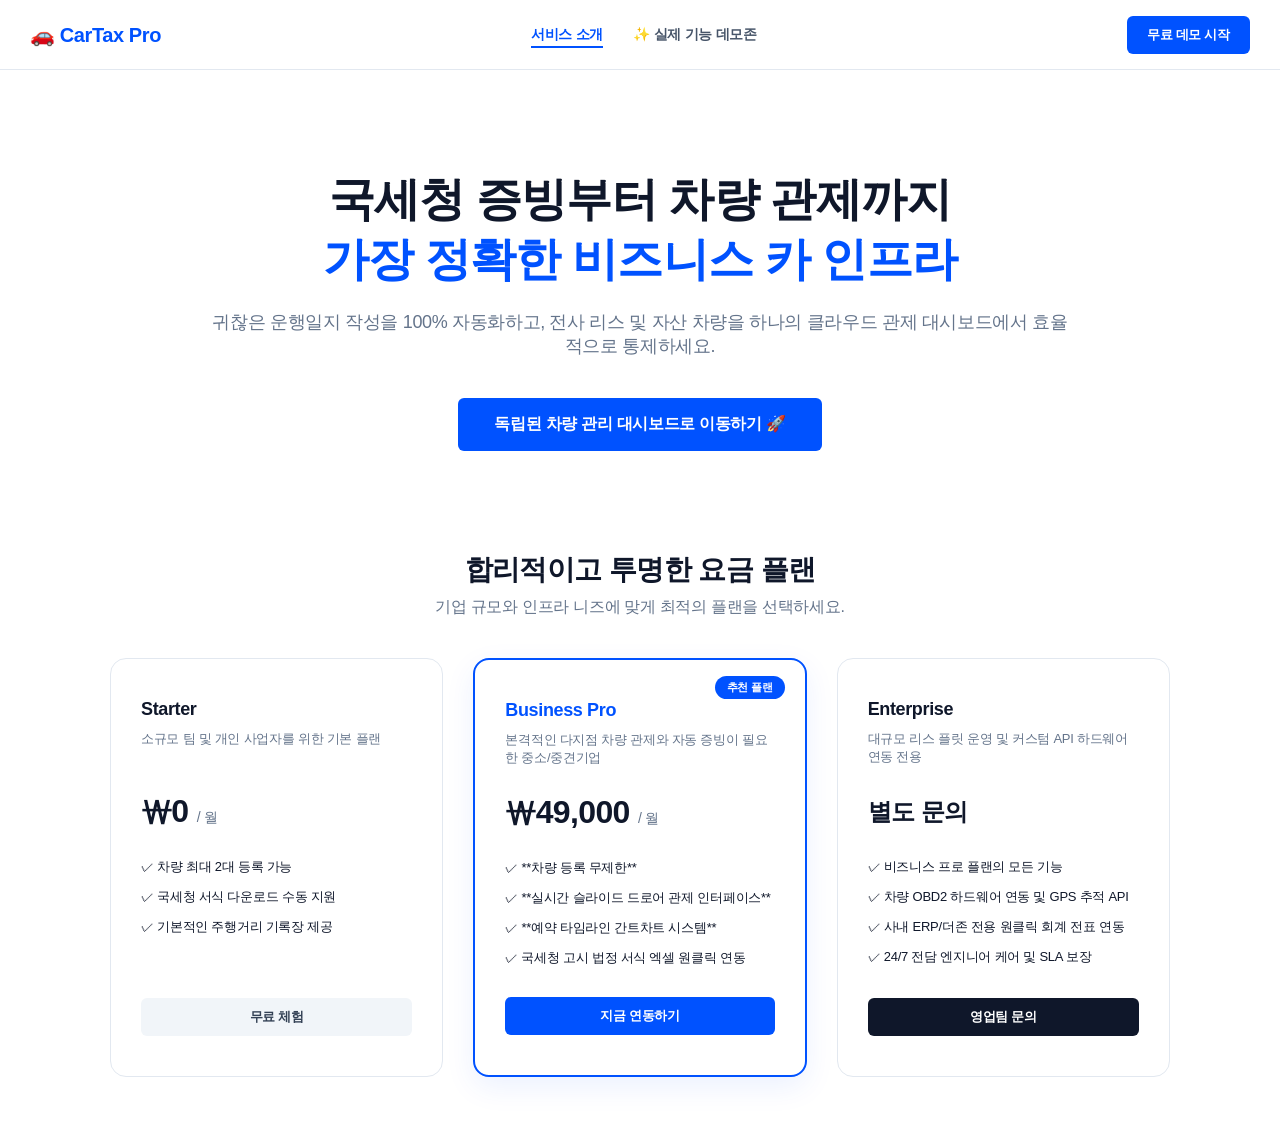
<file: index.html>
<!DOCTYPE html>
<html lang="ko">
<head>
    <meta charset="UTF-8">
    <title>CarTax Pro - 통합 차량 비용 관리 인프라</title>
    <link rel="stylesheet" href="./global.css">
</head>
<body>
<nav>
    <a href="./index.html" class="logo">🚗 CarTax Pro</a>
    <ul class="nav-menu">
        <li><a href="./index.html" class="active">서비스 소개</a></li>
        <li><a href="./car.html">✨ 실제 기능 데모존</a></li>
    </ul>
    <div><a href="./car.html" class="btn-blue">무료 데모 시작</a></div>
</nav>

<!-- Hero Section -->
<div style="text-align:center; padding:100px 20px 40px; max-width:900px; margin:70px auto 0;">
    <h1 style="font-size:46px; font-weight:900; margin-bottom:20px; line-height:1.3;">국세청 증빙부터 차량 관제까지<br><span style="color:var(--primary);">가장 정확한 비즈니스 카 인프라</span></h1>
    <p style="font-size:18px; color:var(--text-muted); margin-bottom:40px;">귀찮은 운행일지 작성을 100% 자동화하고, 전사 리스 및 자산 차량을 하나의 클라우드 관제 대시보드에서 효율적으로 통제하세요.</p>
    <a href="./car.html" class="btn-blue" style="padding:16px 36px; font-size:16px;">독립된 차량 관리 대시보드로 이동하기 🚀</a>
</div>

<!-- Pricing Section -->
<div class="pricing-section">
    <h2 style="text-align:center; font-size:28px; font-weight:800;">합리적이고 투명한 요금 플랜</h2>
    <p style="text-align:center; color:var(--text-muted); margin-top:8px;">기업 규모와 인프라 니즈에 맞게 최적의 플랜을 선택하세요.</p>
    
    <div class="pricing-grid">
        <!-- 스타터 -->
        <div class="price-card">
            <h3 style="font-size:18px; font-weight:800; margin-bottom:10px;">Starter</h3>
            <p style="color:var(--text-muted); font-size:13px; min-height:36px;">소규모 팀 및 개인 사업자를 위한 기본 플랜</p>
            <div style="margin:24px 0; font-size:32px; font-weight:900;">₩0 <span style="font-size:14px; font-weight:500; color:var(--text-muted);">/ 월</span></div>
            <ul style="list-style:none; display:flex; flex-direction:column; gap:12px; font-size:13px; margin-bottom:30px; flex:1;">
                <li>✓ 차량 최대 2대 등록 가능</li>
                <li>✓ 국세청 서식 다운로드 수동 지원</li>
                <li>✓ 기본적인 주행거리 기록장 제공</li>
            </ul>
            <a href="./car.html" class="btn-blue" style="background:#f1f5f9; color:#334155; text-align:center; justify-content:center;">무료 체험</a>
        </div>
        
        <!-- 비즈니스 (Featured) -->
        <div class="price-card featured">
            <div class="badge">추천 플랜</div>
            <h3 style="font-size:18px; font-weight:800; margin-bottom:10px; color:var(--primary);">Business Pro</h3>
            <p style="color:var(--text-muted); font-size:13px; min-height:36px;">본격적인 다지점 차량 관제와 자동 증빙이 필요한 중소/중견기업</p>
            <div style="margin:24px 0; font-size:32px; font-weight:900;">₩49,000 <span style="font-size:14px; font-weight:500; color:var(--text-muted);">/ 월</span></div>
            <ul style="list-style:none; display:flex; flex-direction:column; gap:12px; font-size:13px; margin-bottom:30px; flex:1;">
                <li>✓ **차량 등록 무제한**</li>
                <li>✓ **실시간 슬라이드 드로어 관제 인터페이스**</li>
                <li>✓ **예약 타임라인 간트차트 시스템**</li>
                <li>✓ 국세청 고시 법정 서식 엑셀 원클릭 연동</li>
            </ul>
            <a href="./car.html" class="btn-blue" style="text-align:center; justify-content:center;">지금 연동하기</a>
        </div>
        
        <!-- 엔터프라이즈 -->
        <div class="price-card">
            <h3 style="font-size:18px; font-weight:800; margin-bottom:10px;">Enterprise</h3>
            <p style="color:var(--text-muted); font-size:13px; min-height:36px;">대규모 리스 플릿 운영 및 커스텀 API 하드웨어 연동 전용</p>
            <div style="margin:24px 0; font-size:24px; font-weight:900; padding:6px 0;">별도 문의</div>
            <ul style="list-style:none; display:flex; flex-direction:column; gap:12px; font-size:13px; margin-bottom:30px; flex:1;">
                <li>✓ 비즈니스 프로 플랜의 모든 기능</li>
                <li>✓ 차량 OBD2 하드웨어 연동 및 GPS 추적 API</li>
                <li>✓ 사내 ERP/더존 전용 원클릭 회계 전표 연동</li>
                <li>✓ 24/7 전담 엔지니어 케어 및 SLA 보장</li>
            </ul>
            <a href="mailto:sales@cartax.pro" class="btn-blue" style="background:#0f172a; text-align:center; justify-content:center;">영업팀 문의</a>
        </div>
    </div>
</div>
</body>
</html>
</file>
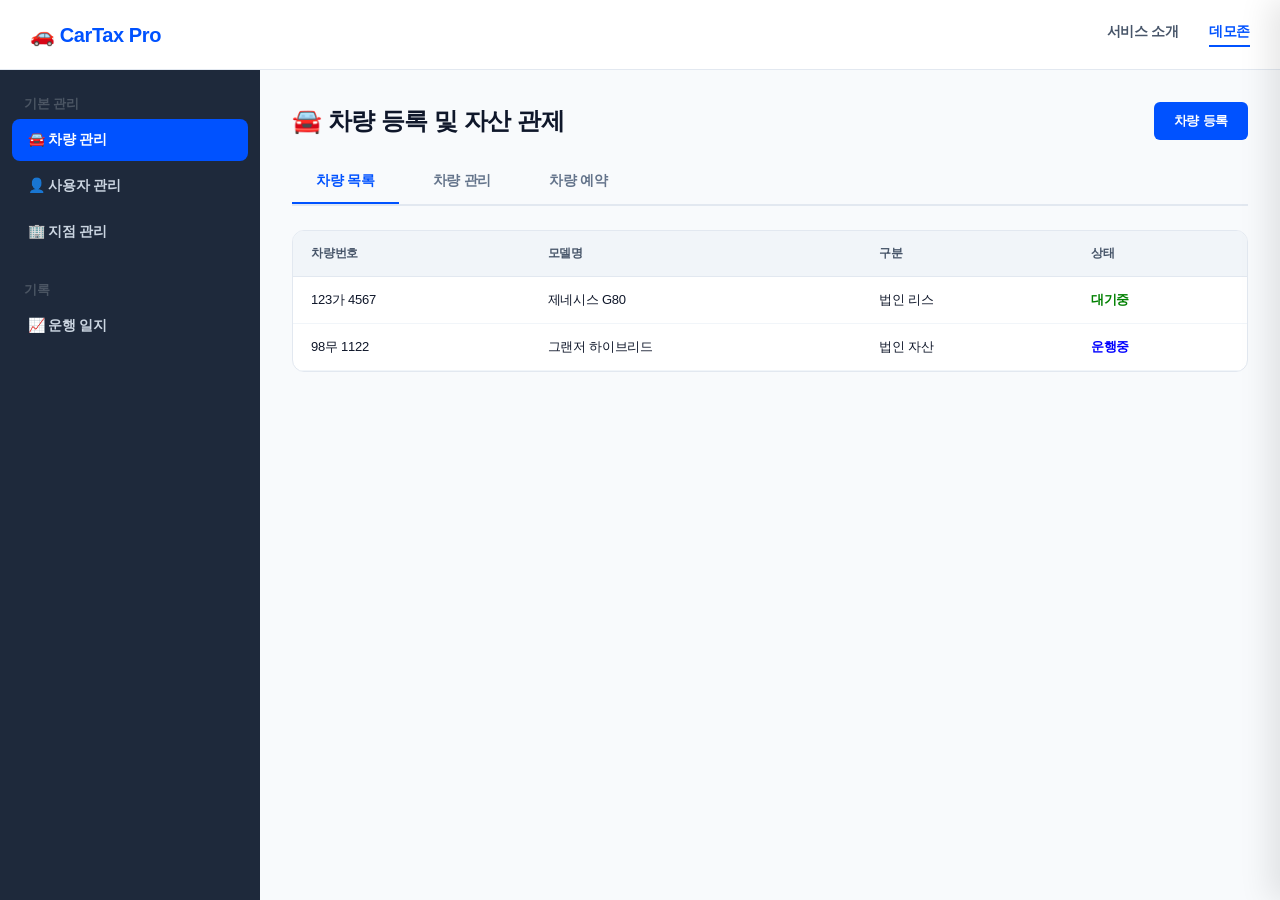
<file: car.html>
<!DOCTYPE html>
<html lang="ko">
<head>
    <meta charset="UTF-8">
    <title>차량 인프라 관제 - CarTax Pro</title>
    <link rel="stylesheet" href="./global.css">
    <style>
        .tab-bar { display: flex; gap: 10px; border-bottom: 2px solid #e2e8f0; margin-bottom: 24px; }
        .tab-btn { padding: 12px 24px; font-size: 14px; font-weight: 700; color: var(--text-muted); cursor: pointer; border-bottom: 2px solid transparent; }
        .tab-btn.active { color: var(--primary); border-bottom: 2px solid var(--primary); }
        .pane { display: none; }
        .pane.active { display: block; }
        .drawer-overlay { display: none; position: fixed; top: 0; left: 0; width: 100%; height: 100%; background: rgba(0,0,0,0.4); z-index: 3000; }
        .drawer { position: fixed; top: 0; right: -750px; width: 750px; height: 100%; background: white; z-index: 3100; transition: right 0.3s ease-out; box-shadow: -10px 0 30px rgba(0,0,0,0.1); display: flex; }
        .drawer.open { right: 0; }
        .drawer-content { flex: 1; padding: 40px; overflow-y: auto; }
        .drawer-tabs { width: 180px; border-left: 1px solid var(--border); background: #fbfcfe; padding: 40px 10px; display: flex; flex-direction: column; gap: 10px; }
        .dr-tab-btn { padding: 12px 15px; font-size: 14px; font-weight: 600; color: #475569; cursor: pointer; border-radius: 6px; }
        .dr-tab-btn.active { background: white; color: var(--primary); border: 1px solid var(--border); }
        .drawer-footer { position: absolute; bottom: 0; left: 0; width: 570px; padding: 20px 40px; background: white; border-top: 1px solid var(--border); display: flex; justify-content: flex-end; gap: 12px; }
        .form-item { margin-bottom: 20px; }
        .form-item label { display: block; font-size: 13px; font-weight: 700; margin-bottom: 6px; color: #334155; }
        .form-item input, .form-item select { width: 100%; padding: 12px; border: 1px solid #cbd5e1; border-radius: 8px; }
        .timeline-scroll { overflow-x: auto; background: white; border-radius: 12px; border: 1px solid var(--border); padding: 20px; }
        .timeline-header { display: grid; grid-template-columns: 150px repeat(13, 60px); border-bottom: 1px solid var(--border); }
        .time-cell { font-size: 11px; text-align: center; color: var(--text-muted); padding: 8px 0; border-right: 1px solid #f1f5f9; }
        .timeline-row { display: grid; grid-template-columns: 150px repeat(13, 60px); border-bottom: 1px solid #f8fafc; }
        .car-name-cell { font-size: 13px; font-weight: 700; padding: 15px; border-right: 1px solid var(--border); background: #fbfcfe; }
        .booking-bar { height: 24px; background: var(--primary); border-radius: 4px; margin-top: 12px; color: white; font-size: 10px; display: flex; align-items: center; padding-left: 8px; }
    </style>
</head>
<body>
<nav>
    <a href="./index.html" class="logo">🚗 CarTax Pro</a>
    <div class="nav-menu"><a href="./index.html">서비스 소개</a><a href="./car.html" class="active">데모존</a></div>
</nav>
<div class="workspace">
    <aside class="sidebar">
        <div>
            <span class="sb-title">기본 관리</span>
            <ul class="sb-list">
                <li><a href="./car.html" class="sb-item active">🚘 차량 관리</a></li>
                <li><a href="./user.html" class="sb-item">👤 사용자 관리</a></li>
                <li><a href="./locations.html" class="sb-item">🏢 지점 관리</a></li>
            </ul>
        </div>
        <div>
            <span class="sb-title">기록</span>
            <ul class="sb-list">
                <li><a href="./drive.html" class="sb-item">📈 운행 일지</a></li>
            </ul>
        </div>
    </aside>
    <main class="viewport">
        <div style="display:flex; justify-content:space-between; align-items:center; margin-bottom:20px;">
            <h2 style="font-size:24px; font-weight:900;">🚘 차량 등록 및 자산 관제</h2>
            <button class="btn-blue" onclick="openDrawer()">차량 등록</button>
        </div>
        <div class="tab-bar">
            <div class="tab-btn active" id="t-list" onclick="switchTab('list')">차량 목록</div>
            <div class="tab-btn" id="t-manage" onclick="switchTab('manage')">차량 관리</div>
            <div class="tab-btn" id="t-reserve" onclick="switchTab('reserve')">차량 예약</div>
        </div>
        <div id="pane-list" class="pane active">
            <div class="card-table">
                <table class="data-table" id="car-table-main">
                    <thead><tr><th>차량번호</th><th>모델명</th><th>구분</th><th>상태</th></tr></thead>
                    <tbody>
                        <tr><td>123가 4567</td><td>제네시스 G80</td><td>법인 리스</td><td><span style="color:green; font-weight:bold;">대기중</span></td></tr>
                        <tr><td>98무 1122</td><td>그랜저 하이브리드</td><td>법인 자산</td><td><span style="color:blue; font-weight:bold;">운행중</span></td></tr>
                    </tbody>
                </table>
            </div>
        </div>
        <div id="pane-manage" class="pane">
            <div style="background:white; padding:30px; border-radius:12px; border:1px solid var(--border);">
                <h3>🔧 실시간 하드웨어 소모품 원격 리포트</h3>
                <p style="margin-top:10px; color:var(--text-muted);">차량별 주행 연동 모듈 상태입니다.</p>
            </div>
        </div>
        <div id="pane-reserve" class="pane">
            <div class="timeline-scroll">
                <div class="timeline-header">
                    <div class="time-cell" style="background:#f1f5f9;">차량명</div>
                    <div class="time-cell">7:00</div><div class="time-cell">8:00</div><div class="time-cell">9:00</div><div class="time-cell">10:00</div><div class="time-cell">11:00</div><div class="time-cell">12:00</div><div class="time-cell">13:00</div><div class="time-cell">14:00</div><div class="time-cell">15:00</div><div class="time-cell">16:00</div><div class="time-cell">17:00</div><div class="time-cell">18:00</div><div class="time-cell">19:00</div>
                </div>
                <div class="timeline-row">
                    <div class="car-name-cell">제네시스 G80</div>
                    <div style="grid-column: 3 / 7;"><div class="booking-bar">홍길동 대표이사 (상반기 세종 미팅)</div></div>
                </div>
            </div>
        </div>
    </main>
</div>
<div class="drawer-overlay" id="overlay" onclick="closeDrawer()"></div>
<div class="drawer" id="drawer">
    <div class="drawer-content">
        <h2 id="dr-title" style="margin-bottom:24px;">차량 등록</h2>
        <div id="dr-section-info">
            <div class="form-item"><label>차량 번호</label><input type="text" id="reg_no" placeholder="예: 55오 1122"></div>
            <div class="form-item"><label>모델명</label><input type="text" id="reg_model" placeholder="예: 카니발 하이브리드"></div>
            <div class="form-item"><label>소유 구분</label><select id="reg_type"><option>법인 리스</option><option>법인 자산</option></select></div>
        </div>
        <div id="dr-section-extra" style="display:none;">
            <div class="form-item"><label>차고지 설정</label><input type="text" placeholder="서울 본사 지하 2층"></div>
        </div>
    </div>
    <div class="drawer-tabs">
        <div class="dr-tab-btn active" id="db-info" onclick="switchDrawer('info')">기본 정보</div>
        <div class="dr-tab-btn" id="db-extra" onclick="switchDrawer('extra')">부가 정보</div>
    </div>
    <div class="drawer-footer">
        <button class="btn-blue" style="background:#eee; color:#333;" onclick="closeDrawer()">취소</button>
        <button class="btn-blue" onclick="appendCar()">등록 및 저장</button>
    </div>
</div>
<script>
    function switchTab(t) {
        document.querySelectorAll('.tab-btn').forEach(b => b.classList.remove('active'));
        document.getElementById('t-' + t).classList.add('active');
        document.querySelectorAll('.pane').forEach(p => p.classList.remove('active'));
        document.getElementById('pane-' + t).classList.add('active');
    }
    function openDrawer() { document.getElementById('overlay').style.display='block'; document.getElementById('drawer').classList.add('open'); }
    function closeDrawer() { document.getElementById('overlay').style.display='none'; document.getElementById('drawer').classList.remove('open'); }
    function switchDrawer(p) {
        document.querySelectorAll('.dr-tab-btn').forEach(b => b.classList.remove('active'));
        document.getElementById('db-' + p).classList.add('active');
        document.getElementById('dr-section-info').style.display = p==='info'?'block':'none';
        document.getElementById('dr-section-extra').style.display = p==='extra'?'block':'none';
    }
    function appendCar() {
        const no = document.getElementById('reg_no').value || '신규차량';
        const model = document.getElementById('reg_model').value || '미정';
        const type = document.getElementById('reg_type').value;
        const tbody = document.getElementById('car-table-main').getElementsByTagName('tbody')[0];
        const row = tbody.insertRow(0);
        row.innerHTML = `<td>${no}</td><td>${model}</td><td>${type}</td><td><span style="color:green;font-weight:bold;">등록완료</span></td>`;
        alert('차량이 추가되었습니다.');
        closeDrawer();
    }
</script>
</body>
</html>
</file>
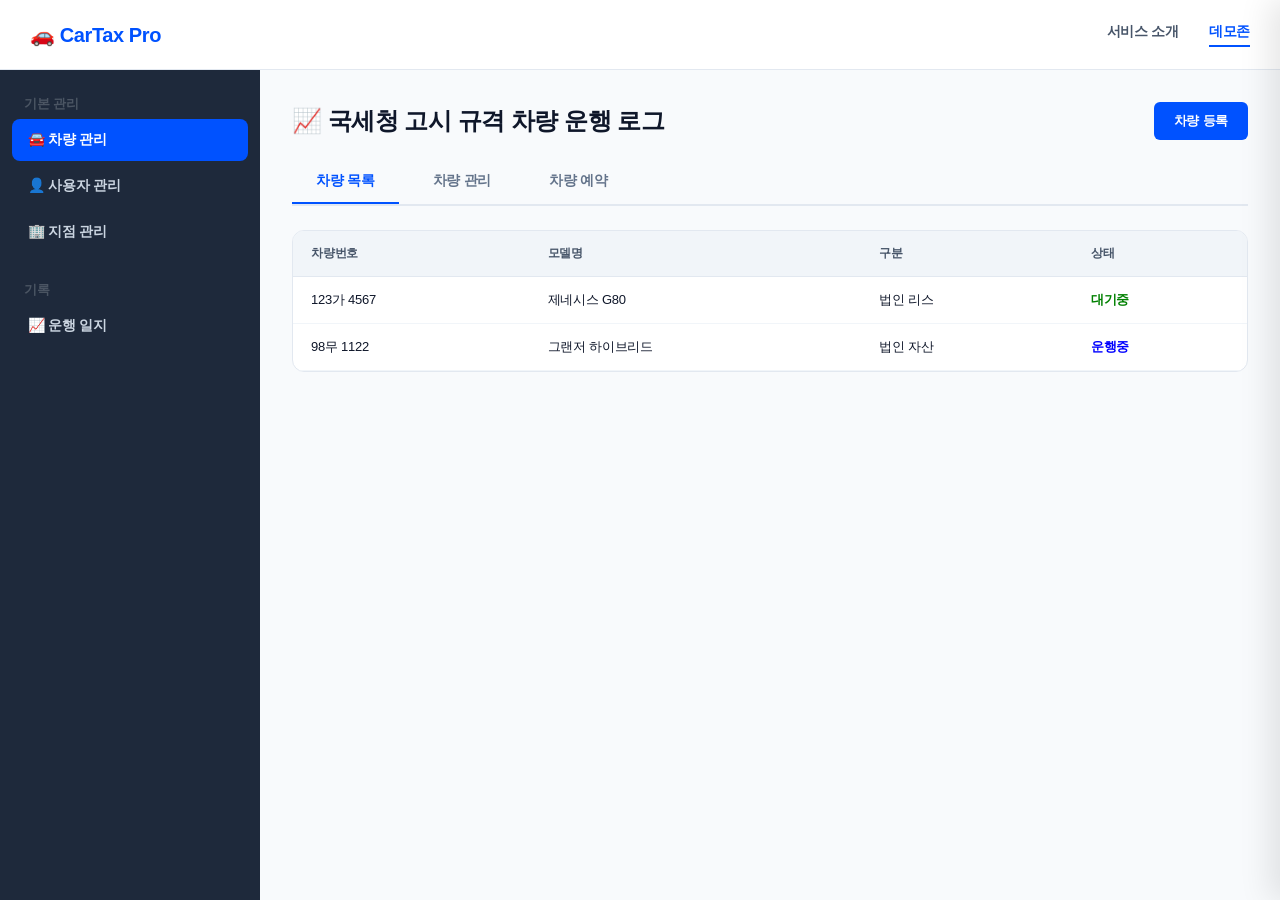
<file: drive.html>
<!DOCTYPE html>
<html lang="ko">
<head>
    <meta charset="UTF-8">
    <title>차량 인프라 관제 - CarTax Pro</title>
    <link rel="stylesheet" href="./global.css">
    <style>
        .tab-bar { display: flex; gap: 10px; border-bottom: 2px solid #e2e8f0; margin-bottom: 24px; }
        .tab-btn { padding: 12px 24px; font-size: 14px; font-weight: 700; color: var(--text-muted); cursor: pointer; border-bottom: 2px solid transparent; }
        .tab-btn.active { color: var(--primary); border-bottom: 2px solid var(--primary); }
        .pane { display: none; }
        .pane.active { display: block; }
        .drawer-overlay { display: none; position: fixed; top: 0; left: 0; width: 100%; height: 100%; background: rgba(0,0,0,0.4); z-index: 3000; }
        .drawer { position: fixed; top: 0; right: -750px; width: 750px; height: 100%; background: white; z-index: 3100; transition: right 0.3s ease-out; box-shadow: -10px 0 30px rgba(0,0,0,0.1); display: flex; }
        .drawer.open { right: 0; }
        .drawer-content { flex: 1; padding: 40px; overflow-y: auto; }
        .drawer-tabs { width: 180px; border-left: 1px solid var(--border); background: #fbfcfe; padding: 40px 10px; display: flex; flex-direction: column; gap: 10px; }
        .dr-tab-btn { padding: 12px 15px; font-size: 14px; font-weight: 600; color: #475569; cursor: pointer; border-radius: 6px; }
        .dr-tab-btn.active { background: white; color: var(--primary); border: 1px solid var(--border); }
        .drawer-footer { position: absolute; bottom: 0; left: 0; width: 570px; padding: 20px 40px; background: white; border-top: 1px solid var(--border); display: flex; justify-content: flex-end; gap: 12px; }
        .form-item { margin-bottom: 20px; }
        .form-item label { display: block; font-size: 13px; font-weight: 700; margin-bottom: 6px; color: #334155; }
        .form-item input, .form-item select { width: 100%; padding: 12px; border: 1px solid #cbd5e1; border-radius: 8px; }
        .timeline-scroll { overflow-x: auto; background: white; border-radius: 12px; border: 1px solid var(--border); padding: 20px; }
        .timeline-header { display: grid; grid-template-columns: 150px repeat(13, 60px); border-bottom: 1px solid var(--border); }
        .time-cell { font-size: 11px; text-align: center; color: var(--text-muted); padding: 8px 0; border-right: 1px solid #f1f5f9; }
        .timeline-row { display: grid; grid-template-columns: 150px repeat(13, 60px); border-bottom: 1px solid #f8fafc; }
        .car-name-cell { font-size: 13px; font-weight: 700; padding: 15px; border-right: 1px solid var(--border); background: #fbfcfe; }
        .booking-bar { height: 24px; background: var(--primary); border-radius: 4px; margin-top: 12px; color: white; font-size: 10px; display: flex; align-items: center; padding-left: 8px; }
    </style>
</head>
<body>
<nav>
    <a href="./index.html" class="logo">🚗 CarTax Pro</a>
    <div class="nav-menu"><a href="./index.html">서비스 소개</a><a href="./car.html" class="active">데모존</a></div>
</nav>
<div class="workspace">
    <aside class="sidebar">
        <div>
            <span class="sb-title">기본 관리</span>
            <ul class="sb-list">
                <li><a href="./car.html" class="sb-item active">🚘 차량 관리</a></li>
                <li><a href="./user.html" class="sb-item">👤 사용자 관리</a></li>
                <li><a href="./locations.html" class="sb-item">🏢 지점 관리</a></li>
            </ul>
        </div>
        <div>
            <span class="sb-title">기록</span>
            <ul class="sb-list">
                <li><a href="./drive.html" class="sb-item">📈 운행 일지</a></li>
            </ul>
        </div>
    </aside>
    <main class="viewport">
        <div style="display:flex; justify-content:space-between; align-items:center; margin-bottom:20px;">
            <h2 style="font-size:24px; font-weight:900;">📈 국세청 고시 규격 차량 운행 로그</h2>
            <button class="btn-blue" onclick="openDrawer()">차량 등록</button>
        </div>
        <div class="tab-bar">
            <div class="tab-btn active" id="t-list" onclick="switchTab('list')">차량 목록</div>
            <div class="tab-btn" id="t-manage" onclick="switchTab('manage')">차량 관리</div>
            <div class="tab-btn" id="t-reserve" onclick="switchTab('reserve')">차량 예약</div>
        </div>
        <div id="pane-list" class="pane active">
            <div class="card-table">
                <table class="data-table" id="car-table-main">
                    <thead><tr><th>차량번호</th><th>모델명</th><th>구분</th><th>상태</th></tr></thead>
                    <tbody>
                        <tr><td>123가 4567</td><td>제네시스 G80</td><td>법인 리스</td><td><span style="color:green; font-weight:bold;">대기중</span></td></tr>
                        <tr><td>98무 1122</td><td>그랜저 하이브리드</td><td>법인 자산</td><td><span style="color:blue; font-weight:bold;">운행중</span></td></tr>
                    </tbody>
                </table>
            </div>
        </div>
        <div id="pane-manage" class="pane">
            <div style="background:white; padding:30px; border-radius:12px; border:1px solid var(--border);">
                <h3>🔧 실시간 하드웨어 소모품 원격 리포트</h3>
                <p style="margin-top:10px; color:var(--text-muted);">차량별 주행 연동 모듈 상태입니다.</p>
            </div>
        </div>
        <div id="pane-reserve" class="pane">
            <div class="timeline-scroll">
                <div class="timeline-header">
                    <div class="time-cell" style="background:#f1f5f9;">차량명</div>
                    <div class="time-cell">7:00</div><div class="time-cell">8:00</div><div class="time-cell">9:00</div><div class="time-cell">10:00</div><div class="time-cell">11:00</div><div class="time-cell">12:00</div><div class="time-cell">13:00</div><div class="time-cell">14:00</div><div class="time-cell">15:00</div><div class="time-cell">16:00</div><div class="time-cell">17:00</div><div class="time-cell">18:00</div><div class="time-cell">19:00</div>
                </div>
                <div class="timeline-row">
                    <div class="car-name-cell">제네시스 G80</div>
                    <div style="grid-column: 3 / 7;"><div class="booking-bar">홍길동 대표이사 (상반기 세종 미팅)</div></div>
                </div>
            </div>
        </div>
    </main>
</div>
<div class="drawer-overlay" id="overlay" onclick="closeDrawer()"></div>
<div class="drawer" id="drawer">
    <div class="drawer-content">
        <h2 id="dr-title" style="margin-bottom:24px;">차량 등록</h2>
        <div id="dr-section-info">
            <div class="form-item"><label>차량 번호</label><input type="text" id="reg_no" placeholder="예: 55오 1122"></div>
            <div class="form-item"><label>모델명</label><input type="text" id="reg_model" placeholder="예: 카니발 하이브리드"></div>
            <div class="form-item"><label>소유 구분</label><select id="reg_type"><option>법인 리스</option><option>법인 자산</option></select></div>
        </div>
        <div id="dr-section-extra" style="display:none;">
            <div class="form-item"><label>차고지 설정</label><input type="text" placeholder="서울 본사 지하 2층"></div>
        </div>
    </div>
    <div class="drawer-tabs">
        <div class="dr-tab-btn active" id="db-info" onclick="switchDrawer('info')">기본 정보</div>
        <div class="dr-tab-btn" id="db-extra" onclick="switchDrawer('extra')">부가 정보</div>
    </div>
    <div class="drawer-footer">
        <button class="btn-blue" style="background:#eee; color:#333;" onclick="closeDrawer()">취소</button>
        <button class="btn-blue" onclick="appendCar()">등록 및 저장</button>
    </div>
</div>
<script>
    function switchTab(t) {
        document.querySelectorAll('.tab-btn').forEach(b => b.classList.remove('active'));
        document.getElementById('t-' + t).classList.add('active');
        document.querySelectorAll('.pane').forEach(p => p.classList.remove('active'));
        document.getElementById('pane-' + t).classList.add('active');
    }
    function openDrawer() { document.getElementById('overlay').style.display='block'; document.getElementById('drawer').classList.add('open'); }
    function closeDrawer() { document.getElementById('overlay').style.display='none'; document.getElementById('drawer').classList.remove('open'); }
    function switchDrawer(p) {
        document.querySelectorAll('.dr-tab-btn').forEach(b => b.classList.remove('active'));
        document.getElementById('db-' + p).classList.add('active');
        document.getElementById('dr-section-info').style.display = p==='info'?'block':'none';
        document.getElementById('dr-section-extra').style.display = p==='extra'?'block':'none';
    }
    function appendCar() {
        const no = document.getElementById('reg_no').value || '신규차량';
        const model = document.getElementById('reg_model').value || '미정';
        const type = document.getElementById('reg_type').value;
        const tbody = document.getElementById('car-table-main').getElementsByTagName('tbody')[0];
        const row = tbody.insertRow(0);
        row.innerHTML = `<td>${no}</td><td>${model}</td><td>${type}</td><td><span style="color:green;font-weight:bold;">등록완료</span></td>`;
        alert('차량이 추가되었습니다.');
        closeDrawer();
    }
</script>
</body>
</html>
</file>
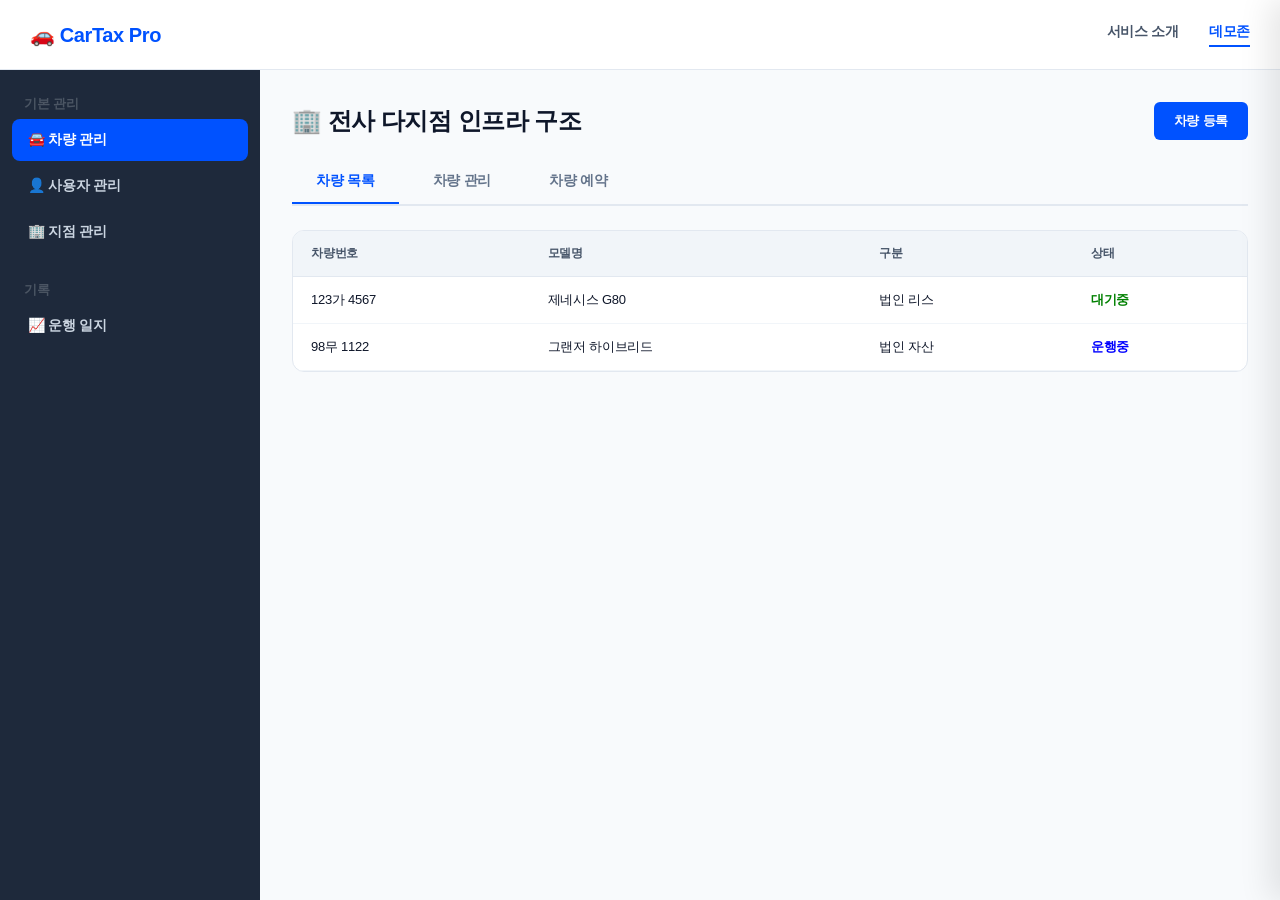
<file: locations.html>
<!DOCTYPE html>
<html lang="ko">
<head>
    <meta charset="UTF-8">
    <title>차량 인프라 관제 - CarTax Pro</title>
    <link rel="stylesheet" href="./global.css">
    <style>
        .tab-bar { display: flex; gap: 10px; border-bottom: 2px solid #e2e8f0; margin-bottom: 24px; }
        .tab-btn { padding: 12px 24px; font-size: 14px; font-weight: 700; color: var(--text-muted); cursor: pointer; border-bottom: 2px solid transparent; }
        .tab-btn.active { color: var(--primary); border-bottom: 2px solid var(--primary); }
        .pane { display: none; }
        .pane.active { display: block; }
        .drawer-overlay { display: none; position: fixed; top: 0; left: 0; width: 100%; height: 100%; background: rgba(0,0,0,0.4); z-index: 3000; }
        .drawer { position: fixed; top: 0; right: -750px; width: 750px; height: 100%; background: white; z-index: 3100; transition: right 0.3s ease-out; box-shadow: -10px 0 30px rgba(0,0,0,0.1); display: flex; }
        .drawer.open { right: 0; }
        .drawer-content { flex: 1; padding: 40px; overflow-y: auto; }
        .drawer-tabs { width: 180px; border-left: 1px solid var(--border); background: #fbfcfe; padding: 40px 10px; display: flex; flex-direction: column; gap: 10px; }
        .dr-tab-btn { padding: 12px 15px; font-size: 14px; font-weight: 600; color: #475569; cursor: pointer; border-radius: 6px; }
        .dr-tab-btn.active { background: white; color: var(--primary); border: 1px solid var(--border); }
        .drawer-footer { position: absolute; bottom: 0; left: 0; width: 570px; padding: 20px 40px; background: white; border-top: 1px solid var(--border); display: flex; justify-content: flex-end; gap: 12px; }
        .form-item { margin-bottom: 20px; }
        .form-item label { display: block; font-size: 13px; font-weight: 700; margin-bottom: 6px; color: #334155; }
        .form-item input, .form-item select { width: 100%; padding: 12px; border: 1px solid #cbd5e1; border-radius: 8px; }
        .timeline-scroll { overflow-x: auto; background: white; border-radius: 12px; border: 1px solid var(--border); padding: 20px; }
        .timeline-header { display: grid; grid-template-columns: 150px repeat(13, 60px); border-bottom: 1px solid var(--border); }
        .time-cell { font-size: 11px; text-align: center; color: var(--text-muted); padding: 8px 0; border-right: 1px solid #f1f5f9; }
        .timeline-row { display: grid; grid-template-columns: 150px repeat(13, 60px); border-bottom: 1px solid #f8fafc; }
        .car-name-cell { font-size: 13px; font-weight: 700; padding: 15px; border-right: 1px solid var(--border); background: #fbfcfe; }
        .booking-bar { height: 24px; background: var(--primary); border-radius: 4px; margin-top: 12px; color: white; font-size: 10px; display: flex; align-items: center; padding-left: 8px; }
    </style>
</head>
<body>
<nav>
    <a href="./index.html" class="logo">🚗 CarTax Pro</a>
    <div class="nav-menu"><a href="./index.html">서비스 소개</a><a href="./car.html" class="active">데모존</a></div>
</nav>
<div class="workspace">
    <aside class="sidebar">
        <div>
            <span class="sb-title">기본 관리</span>
            <ul class="sb-list">
                <li><a href="./car.html" class="sb-item active">🚘 차량 관리</a></li>
                <li><a href="./user.html" class="sb-item">👤 사용자 관리</a></li>
                <li><a href="./locations.html" class="sb-item">🏢 지점 관리</a></li>
            </ul>
        </div>
        <div>
            <span class="sb-title">기록</span>
            <ul class="sb-list">
                <li><a href="./drive.html" class="sb-item">📈 운행 일지</a></li>
            </ul>
        </div>
    </aside>
    <main class="viewport">
        <div style="display:flex; justify-content:space-between; align-items:center; margin-bottom:20px;">
            <h2 style="font-size:24px; font-weight:900;">🏢 전사 다지점 인프라 구조</h2>
            <button class="btn-blue" onclick="openDrawer()">차량 등록</button>
        </div>
        <div class="tab-bar">
            <div class="tab-btn active" id="t-list" onclick="switchTab('list')">차량 목록</div>
            <div class="tab-btn" id="t-manage" onclick="switchTab('manage')">차량 관리</div>
            <div class="tab-btn" id="t-reserve" onclick="switchTab('reserve')">차량 예약</div>
        </div>
        <div id="pane-list" class="pane active">
            <div class="card-table">
                <table class="data-table" id="car-table-main">
                    <thead><tr><th>차량번호</th><th>모델명</th><th>구분</th><th>상태</th></tr></thead>
                    <tbody>
                        <tr><td>123가 4567</td><td>제네시스 G80</td><td>법인 리스</td><td><span style="color:green; font-weight:bold;">대기중</span></td></tr>
                        <tr><td>98무 1122</td><td>그랜저 하이브리드</td><td>법인 자산</td><td><span style="color:blue; font-weight:bold;">운행중</span></td></tr>
                    </tbody>
                </table>
            </div>
        </div>
        <div id="pane-manage" class="pane">
            <div style="background:white; padding:30px; border-radius:12px; border:1px solid var(--border);">
                <h3>🔧 실시간 하드웨어 소모품 원격 리포트</h3>
                <p style="margin-top:10px; color:var(--text-muted);">차량별 주행 연동 모듈 상태입니다.</p>
            </div>
        </div>
        <div id="pane-reserve" class="pane">
            <div class="timeline-scroll">
                <div class="timeline-header">
                    <div class="time-cell" style="background:#f1f5f9;">차량명</div>
                    <div class="time-cell">7:00</div><div class="time-cell">8:00</div><div class="time-cell">9:00</div><div class="time-cell">10:00</div><div class="time-cell">11:00</div><div class="time-cell">12:00</div><div class="time-cell">13:00</div><div class="time-cell">14:00</div><div class="time-cell">15:00</div><div class="time-cell">16:00</div><div class="time-cell">17:00</div><div class="time-cell">18:00</div><div class="time-cell">19:00</div>
                </div>
                <div class="timeline-row">
                    <div class="car-name-cell">제네시스 G80</div>
                    <div style="grid-column: 3 / 7;"><div class="booking-bar">홍길동 대표이사 (상반기 세종 미팅)</div></div>
                </div>
            </div>
        </div>
    </main>
</div>
<div class="drawer-overlay" id="overlay" onclick="closeDrawer()"></div>
<div class="drawer" id="drawer">
    <div class="drawer-content">
        <h2 id="dr-title" style="margin-bottom:24px;">차량 등록</h2>
        <div id="dr-section-info">
            <div class="form-item"><label>차량 번호</label><input type="text" id="reg_no" placeholder="예: 55오 1122"></div>
            <div class="form-item"><label>모델명</label><input type="text" id="reg_model" placeholder="예: 카니발 하이브리드"></div>
            <div class="form-item"><label>소유 구분</label><select id="reg_type"><option>법인 리스</option><option>법인 자산</option></select></div>
        </div>
        <div id="dr-section-extra" style="display:none;">
            <div class="form-item"><label>차고지 설정</label><input type="text" placeholder="서울 본사 지하 2층"></div>
        </div>
    </div>
    <div class="drawer-tabs">
        <div class="dr-tab-btn active" id="db-info" onclick="switchDrawer('info')">기본 정보</div>
        <div class="dr-tab-btn" id="db-extra" onclick="switchDrawer('extra')">부가 정보</div>
    </div>
    <div class="drawer-footer">
        <button class="btn-blue" style="background:#eee; color:#333;" onclick="closeDrawer()">취소</button>
        <button class="btn-blue" onclick="appendCar()">등록 및 저장</button>
    </div>
</div>
<script>
    function switchTab(t) {
        document.querySelectorAll('.tab-btn').forEach(b => b.classList.remove('active'));
        document.getElementById('t-' + t).classList.add('active');
        document.querySelectorAll('.pane').forEach(p => p.classList.remove('active'));
        document.getElementById('pane-' + t).classList.add('active');
    }
    function openDrawer() { document.getElementById('overlay').style.display='block'; document.getElementById('drawer').classList.add('open'); }
    function closeDrawer() { document.getElementById('overlay').style.display='none'; document.getElementById('drawer').classList.remove('open'); }
    function switchDrawer(p) {
        document.querySelectorAll('.dr-tab-btn').forEach(b => b.classList.remove('active'));
        document.getElementById('db-' + p).classList.add('active');
        document.getElementById('dr-section-info').style.display = p==='info'?'block':'none';
        document.getElementById('dr-section-extra').style.display = p==='extra'?'block':'none';
    }
    function appendCar() {
        const no = document.getElementById('reg_no').value || '신규차량';
        const model = document.getElementById('reg_model').value || '미정';
        const type = document.getElementById('reg_type').value;
        const tbody = document.getElementById('car-table-main').getElementsByTagName('tbody')[0];
        const row = tbody.insertRow(0);
        row.innerHTML = `<td>${no}</td><td>${model}</td><td>${type}</td><td><span style="color:green;font-weight:bold;">등록완료</span></td>`;
        alert('차량이 추가되었습니다.');
        closeDrawer();
    }
</script>
</body>
</html>
</file>
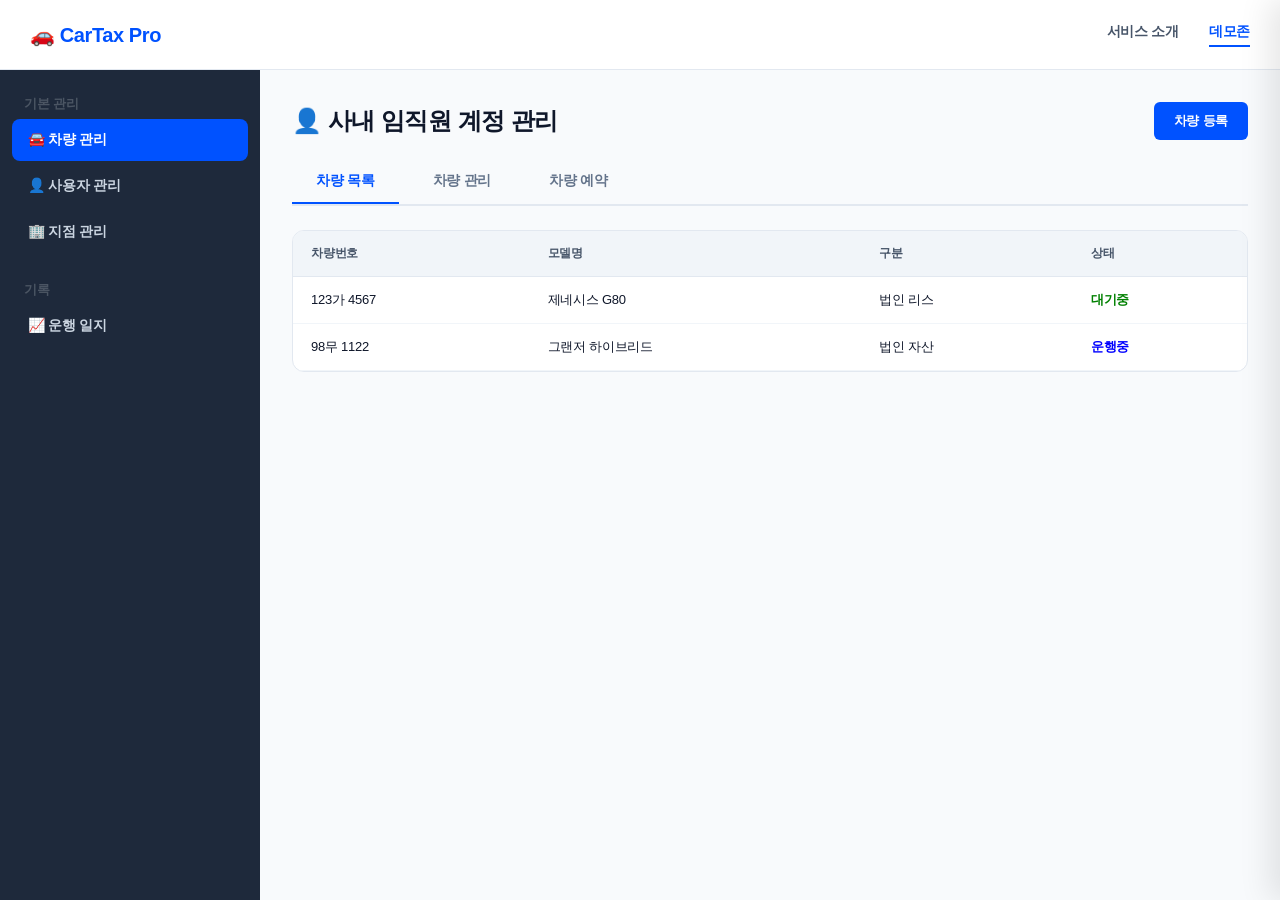
<file: user.html>
<!DOCTYPE html>
<html lang="ko">
<head>
    <meta charset="UTF-8">
    <title>차량 인프라 관제 - CarTax Pro</title>
    <link rel="stylesheet" href="./global.css">
    <style>
        .tab-bar { display: flex; gap: 10px; border-bottom: 2px solid #e2e8f0; margin-bottom: 24px; }
        .tab-btn { padding: 12px 24px; font-size: 14px; font-weight: 700; color: var(--text-muted); cursor: pointer; border-bottom: 2px solid transparent; }
        .tab-btn.active { color: var(--primary); border-bottom: 2px solid var(--primary); }
        .pane { display: none; }
        .pane.active { display: block; }
        .drawer-overlay { display: none; position: fixed; top: 0; left: 0; width: 100%; height: 100%; background: rgba(0,0,0,0.4); z-index: 3000; }
        .drawer { position: fixed; top: 0; right: -750px; width: 750px; height: 100%; background: white; z-index: 3100; transition: right 0.3s ease-out; box-shadow: -10px 0 30px rgba(0,0,0,0.1); display: flex; }
        .drawer.open { right: 0; }
        .drawer-content { flex: 1; padding: 40px; overflow-y: auto; }
        .drawer-tabs { width: 180px; border-left: 1px solid var(--border); background: #fbfcfe; padding: 40px 10px; display: flex; flex-direction: column; gap: 10px; }
        .dr-tab-btn { padding: 12px 15px; font-size: 14px; font-weight: 600; color: #475569; cursor: pointer; border-radius: 6px; }
        .dr-tab-btn.active { background: white; color: var(--primary); border: 1px solid var(--border); }
        .drawer-footer { position: absolute; bottom: 0; left: 0; width: 570px; padding: 20px 40px; background: white; border-top: 1px solid var(--border); display: flex; justify-content: flex-end; gap: 12px; }
        .form-item { margin-bottom: 20px; }
        .form-item label { display: block; font-size: 13px; font-weight: 700; margin-bottom: 6px; color: #334155; }
        .form-item input, .form-item select { width: 100%; padding: 12px; border: 1px solid #cbd5e1; border-radius: 8px; }
        .timeline-scroll { overflow-x: auto; background: white; border-radius: 12px; border: 1px solid var(--border); padding: 20px; }
        .timeline-header { display: grid; grid-template-columns: 150px repeat(13, 60px); border-bottom: 1px solid var(--border); }
        .time-cell { font-size: 11px; text-align: center; color: var(--text-muted); padding: 8px 0; border-right: 1px solid #f1f5f9; }
        .timeline-row { display: grid; grid-template-columns: 150px repeat(13, 60px); border-bottom: 1px solid #f8fafc; }
        .car-name-cell { font-size: 13px; font-weight: 700; padding: 15px; border-right: 1px solid var(--border); background: #fbfcfe; }
        .booking-bar { height: 24px; background: var(--primary); border-radius: 4px; margin-top: 12px; color: white; font-size: 10px; display: flex; align-items: center; padding-left: 8px; }
    </style>
</head>
<body>
<nav>
    <a href="./index.html" class="logo">🚗 CarTax Pro</a>
    <div class="nav-menu"><a href="./index.html">서비스 소개</a><a href="./car.html" class="active">데모존</a></div>
</nav>
<div class="workspace">
    <aside class="sidebar">
        <div>
            <span class="sb-title">기본 관리</span>
            <ul class="sb-list">
                <li><a href="./car.html" class="sb-item active">🚘 차량 관리</a></li>
                <li><a href="./user.html" class="sb-item">👤 사용자 관리</a></li>
                <li><a href="./locations.html" class="sb-item">🏢 지점 관리</a></li>
            </ul>
        </div>
        <div>
            <span class="sb-title">기록</span>
            <ul class="sb-list">
                <li><a href="./drive.html" class="sb-item">📈 운행 일지</a></li>
            </ul>
        </div>
    </aside>
    <main class="viewport">
        <div style="display:flex; justify-content:space-between; align-items:center; margin-bottom:20px;">
            <h2 style="font-size:24px; font-weight:900;">👤 사내 임직원 계정 관리</h2>
            <button class="btn-blue" onclick="openDrawer()">차량 등록</button>
        </div>
        <div class="tab-bar">
            <div class="tab-btn active" id="t-list" onclick="switchTab('list')">차량 목록</div>
            <div class="tab-btn" id="t-manage" onclick="switchTab('manage')">차량 관리</div>
            <div class="tab-btn" id="t-reserve" onclick="switchTab('reserve')">차량 예약</div>
        </div>
        <div id="pane-list" class="pane active">
            <div class="card-table">
                <table class="data-table" id="car-table-main">
                    <thead><tr><th>차량번호</th><th>모델명</th><th>구분</th><th>상태</th></tr></thead>
                    <tbody>
                        <tr><td>123가 4567</td><td>제네시스 G80</td><td>법인 리스</td><td><span style="color:green; font-weight:bold;">대기중</span></td></tr>
                        <tr><td>98무 1122</td><td>그랜저 하이브리드</td><td>법인 자산</td><td><span style="color:blue; font-weight:bold;">운행중</span></td></tr>
                    </tbody>
                </table>
            </div>
        </div>
        <div id="pane-manage" class="pane">
            <div style="background:white; padding:30px; border-radius:12px; border:1px solid var(--border);">
                <h3>🔧 실시간 하드웨어 소모품 원격 리포트</h3>
                <p style="margin-top:10px; color:var(--text-muted);">차량별 주행 연동 모듈 상태입니다.</p>
            </div>
        </div>
        <div id="pane-reserve" class="pane">
            <div class="timeline-scroll">
                <div class="timeline-header">
                    <div class="time-cell" style="background:#f1f5f9;">차량명</div>
                    <div class="time-cell">7:00</div><div class="time-cell">8:00</div><div class="time-cell">9:00</div><div class="time-cell">10:00</div><div class="time-cell">11:00</div><div class="time-cell">12:00</div><div class="time-cell">13:00</div><div class="time-cell">14:00</div><div class="time-cell">15:00</div><div class="time-cell">16:00</div><div class="time-cell">17:00</div><div class="time-cell">18:00</div><div class="time-cell">19:00</div>
                </div>
                <div class="timeline-row">
                    <div class="car-name-cell">제네시스 G80</div>
                    <div style="grid-column: 3 / 7;"><div class="booking-bar">홍길동 대표이사 (상반기 세종 미팅)</div></div>
                </div>
            </div>
        </div>
    </main>
</div>
<div class="drawer-overlay" id="overlay" onclick="closeDrawer()"></div>
<div class="drawer" id="drawer">
    <div class="drawer-content">
        <h2 id="dr-title" style="margin-bottom:24px;">차량 등록</h2>
        <div id="dr-section-info">
            <div class="form-item"><label>차량 번호</label><input type="text" id="reg_no" placeholder="예: 55오 1122"></div>
            <div class="form-item"><label>모델명</label><input type="text" id="reg_model" placeholder="예: 카니발 하이브리드"></div>
            <div class="form-item"><label>소유 구분</label><select id="reg_type"><option>법인 리스</option><option>법인 자산</option></select></div>
        </div>
        <div id="dr-section-extra" style="display:none;">
            <div class="form-item"><label>차고지 설정</label><input type="text" placeholder="서울 본사 지하 2층"></div>
        </div>
    </div>
    <div class="drawer-tabs">
        <div class="dr-tab-btn active" id="db-info" onclick="switchDrawer('info')">기본 정보</div>
        <div class="dr-tab-btn" id="db-extra" onclick="switchDrawer('extra')">부가 정보</div>
    </div>
    <div class="drawer-footer">
        <button class="btn-blue" style="background:#eee; color:#333;" onclick="closeDrawer()">취소</button>
        <button class="btn-blue" onclick="appendCar()">등록 및 저장</button>
    </div>
</div>
<script>
    function switchTab(t) {
        document.querySelectorAll('.tab-btn').forEach(b => b.classList.remove('active'));
        document.getElementById('t-' + t).classList.add('active');
        document.querySelectorAll('.pane').forEach(p => p.classList.remove('active'));
        document.getElementById('pane-' + t).classList.add('active');
    }
    function openDrawer() { document.getElementById('overlay').style.display='block'; document.getElementById('drawer').classList.add('open'); }
    function closeDrawer() { document.getElementById('overlay').style.display='none'; document.getElementById('drawer').classList.remove('open'); }
    function switchDrawer(p) {
        document.querySelectorAll('.dr-tab-btn').forEach(b => b.classList.remove('active'));
        document.getElementById('db-' + p).classList.add('active');
        document.getElementById('dr-section-info').style.display = p==='info'?'block':'none';
        document.getElementById('dr-section-extra').style.display = p==='extra'?'block':'none';
    }
    function appendCar() {
        const no = document.getElementById('reg_no').value || '신규차량';
        const model = document.getElementById('reg_model').value || '미정';
        const type = document.getElementById('reg_type').value;
        const tbody = document.getElementById('car-table-main').getElementsByTagName('tbody')[0];
        const row = tbody.insertRow(0);
        row.innerHTML = `<td>${no}</td><td>${model}</td><td>${type}</td><td><span style="color:green;font-weight:bold;">등록완료</span></td>`;
        alert('차량이 추가되었습니다.');
        closeDrawer();
    }
</script>
</body>
</html>
</file>
<file: global.css>
:root {
    --primary: #0052ff;
    --primary-hover: #0043d5;
    --primary-light: #eff6ff;
    --dark-navy: #0f172a;
    --sidebar-bg: #1e293b;
    --border: #e2e8f0;
    --bg-gray: #f8fafc;
    --text-muted: #64748b;
}
* { box-sizing: border-box; margin: 0; padding: 0; font-family: 'Noto Sans KR', sans-serif; letter-spacing: -0.02em; }
body { background: #ffffff; color: var(--dark-navy); }

nav {
    position: fixed; top: 0; left: 0; right: 0; height: 70px;
    background: #fff; border-bottom: 1px solid var(--border);
    display: flex; justify-content: space-between; align-items: center;
    padding: 0 30px; z-index: 1000;
}
.logo { font-size: 20px; font-weight: 900; color: var(--primary); text-decoration: none; }
.nav-menu { display: flex; gap: 30px; list-style: none; }
.nav-menu a { text-decoration: none; color: #475569; font-weight: 600; font-size: 14px; }
.nav-menu a.active { color: var(--primary); border-bottom: 2px solid var(--primary); padding-bottom: 4px; }

.workspace { display: grid; grid-template-columns: 260px 1fr; min-height: calc(100vh - 70px); margin-top: 70px; }
aside.sidebar { background: var(--sidebar-bg); padding: 25px 12px; display: flex; flex-direction: column; gap: 28px; }
.sb-title { font-size: 13px; font-weight: 800; color: #4b5563; text-transform: uppercase; padding-left: 12px; margin-bottom: 6px; display: block; }
.sb-list { list-style: none; display: flex; flex-direction: column; gap: 4px; }
.sb-item { display: flex; align-items: center; gap: 10px; padding: 12px 16px; color: #cbd5e1; font-size: 14px; font-weight: 700; border-radius: 8px; text-decoration: none; }
.sb-item:hover, .sb-item.active { background: var(--primary); color: white; }

.viewport { background: var(--bg-gray); padding: 32px; overflow-y: auto; }
.btn-blue { background: var(--primary); color: white; border: none; padding: 10px 20px; border-radius: 6px; font-weight: 700; cursor: pointer; font-size: 13px; text-decoration: none; display: inline-flex; align-items: center; }
.btn-blue:hover { background: var(--primary-hover); }

.card-table { background: white; border-radius: 12px; border: 1px solid var(--border); overflow: hidden; }
.data-table { width: 100%; border-collapse: collapse; text-align: left; }
.data-table th { background: #f1f5f9; padding: 14px 18px; font-size: 12px; color: #475569; border-bottom: 1px solid var(--border); }
.data-table td { padding: 14px 18px; font-size: 13px; border-bottom: 1px solid #f1f5f9; }

/* Pricing Grid 스타일 추가 */
.pricing-section { max-width: 1100px; margin: 60px auto; padding: 0 20px; }
.pricing-grid { display: grid; grid-template-columns: repeat(3, 1fr); gap: 30px; margin-top: 40px; }
.price-card { background: white; border: 1px solid var(--border); border-radius: 16px; padding: 40px 30px; display: flex; flex-direction: column; position: relative; }
.price-card.featured { border: 2px solid var(--primary); box-shadow: 0 10px 30px rgba(0,82,255,0.08); }
.badge { position: absolute; top: 16px; right: 20px; background: var(--primary); color: white; padding: 4px 12px; border-radius: 20px; font-size: 11px; font-weight: 700; }
</file>
